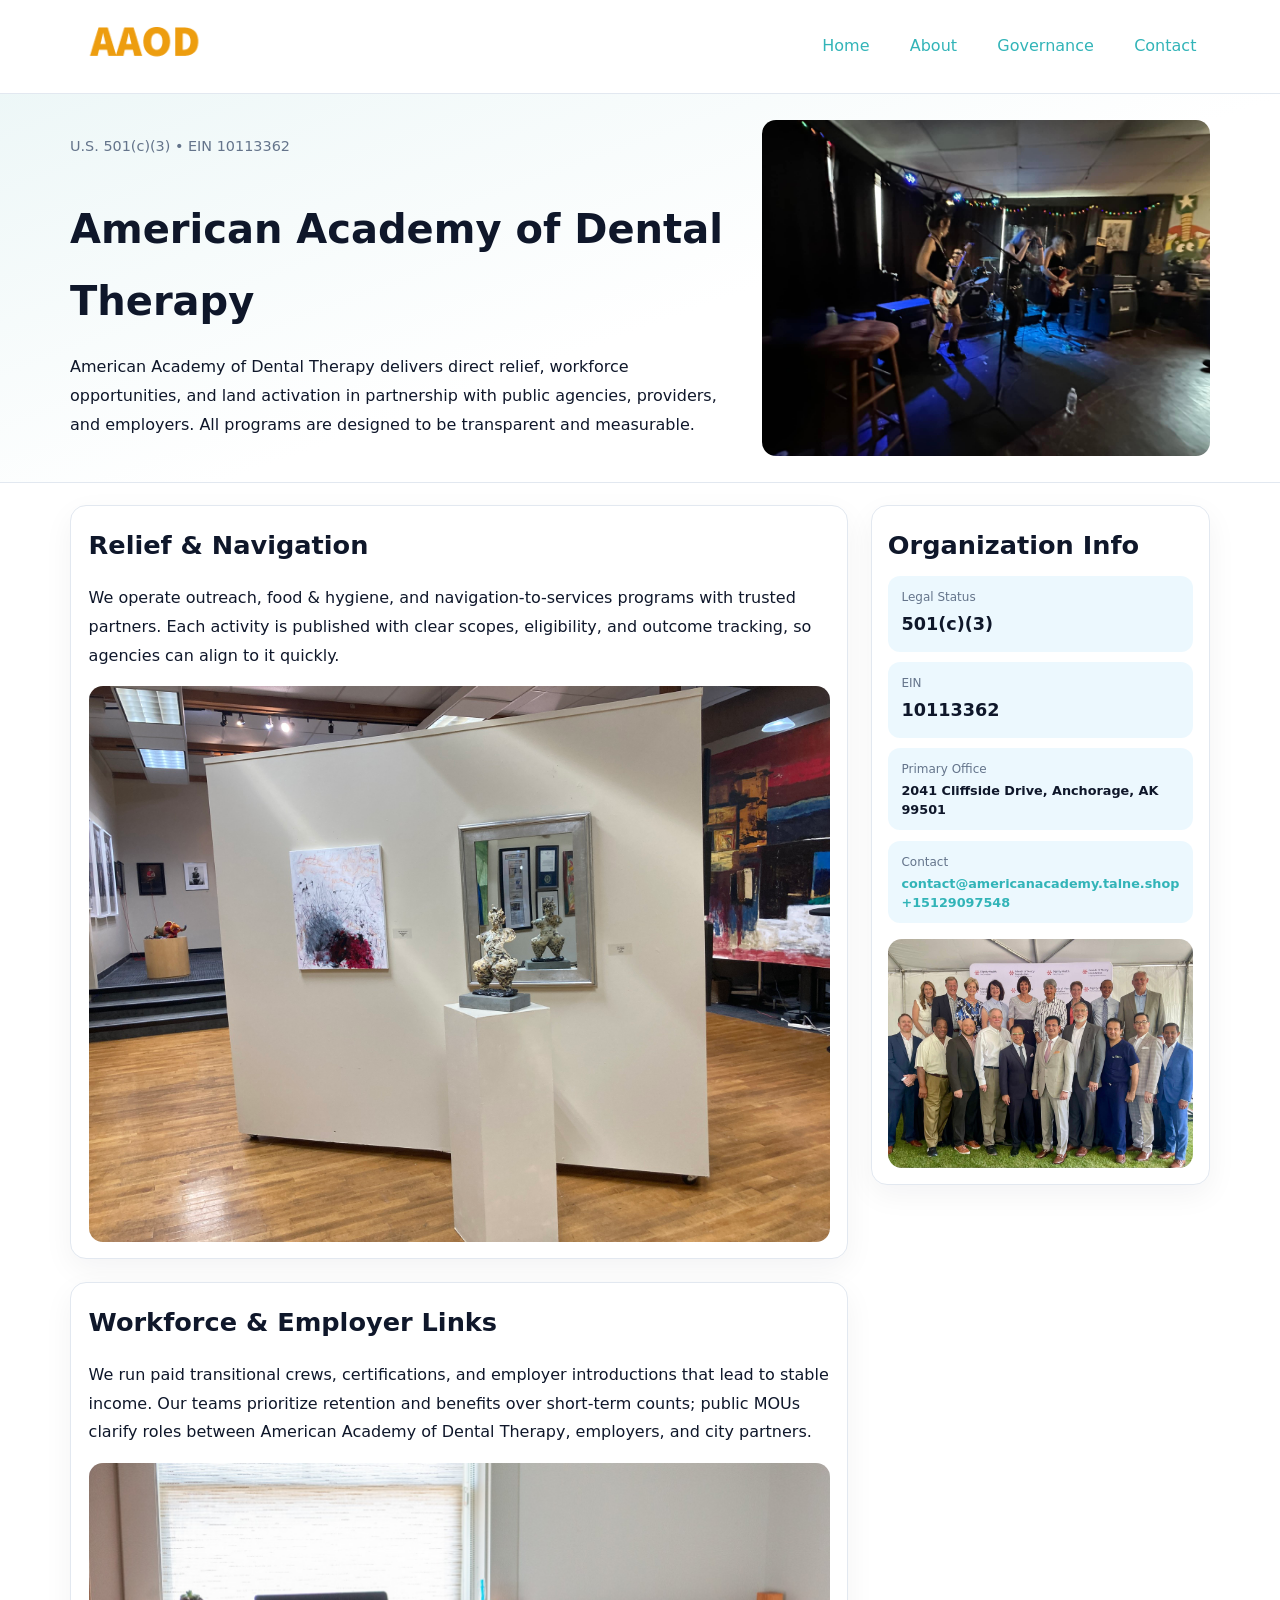
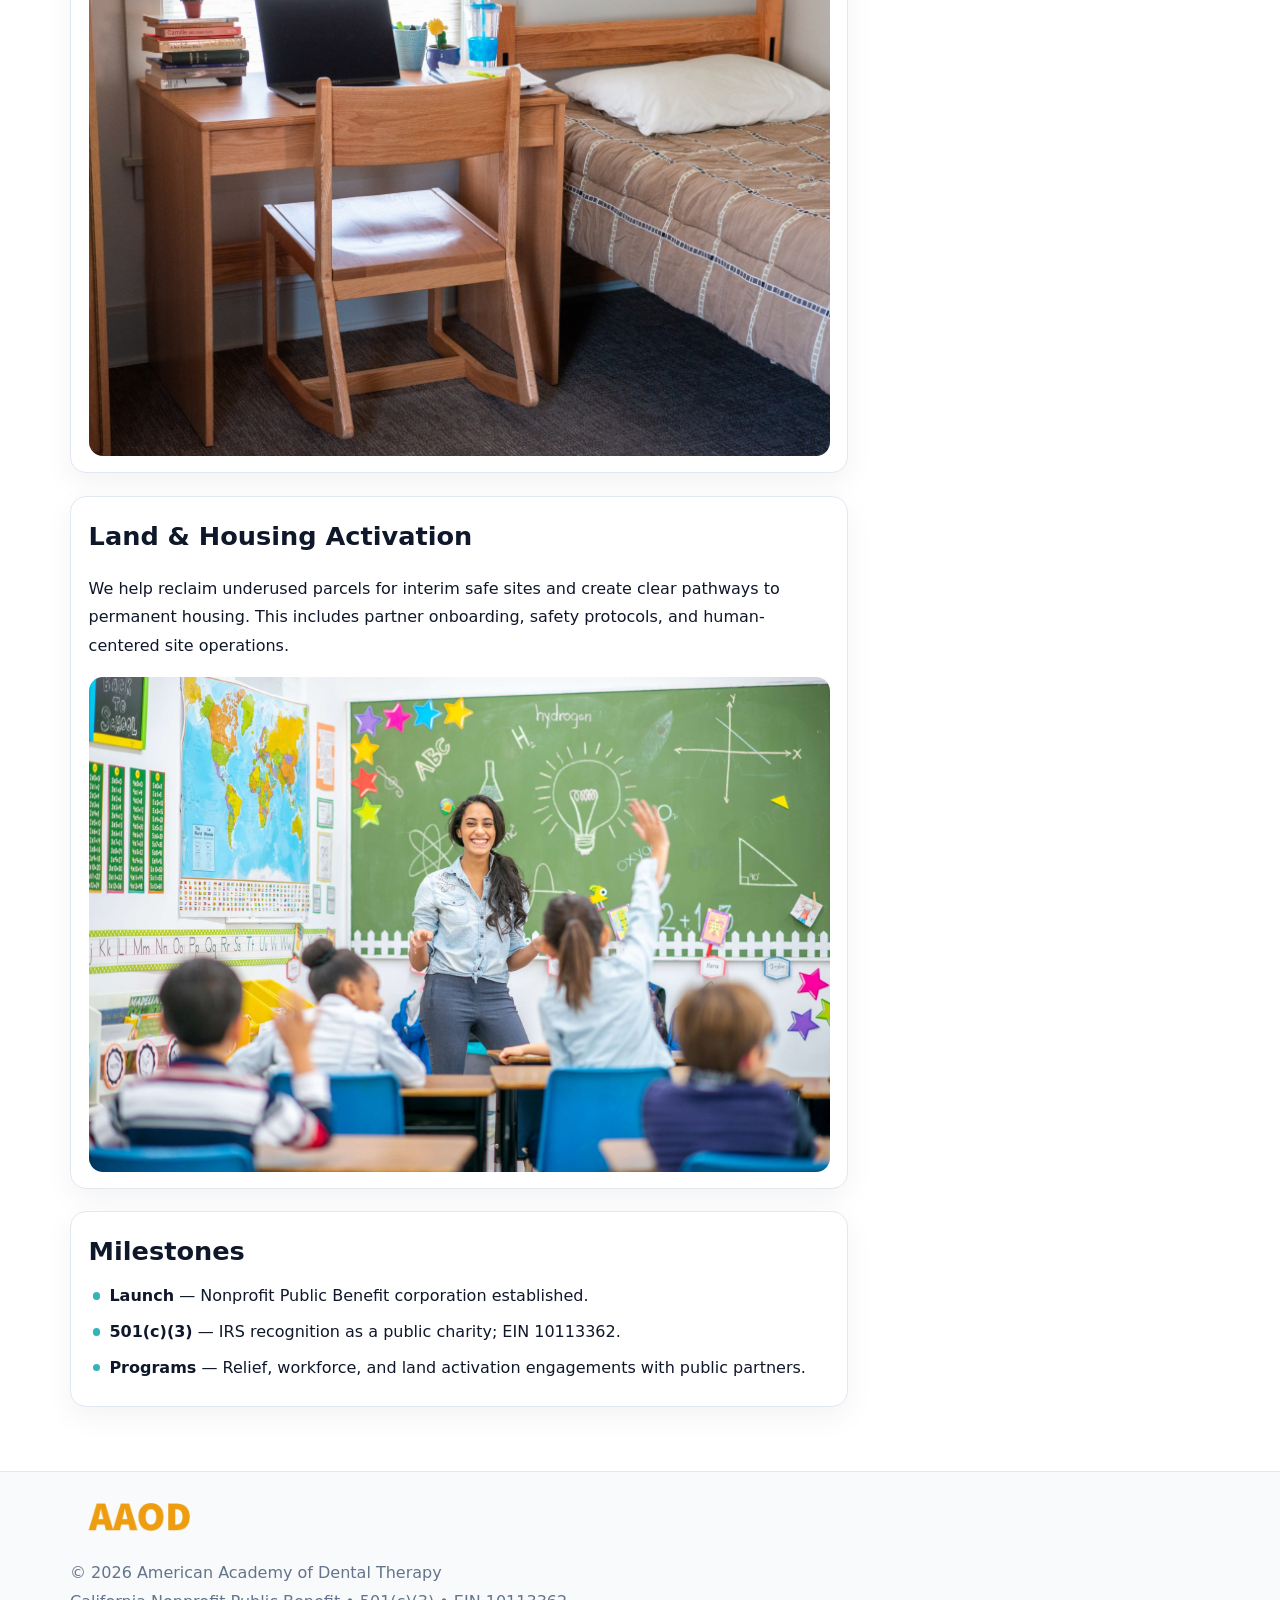
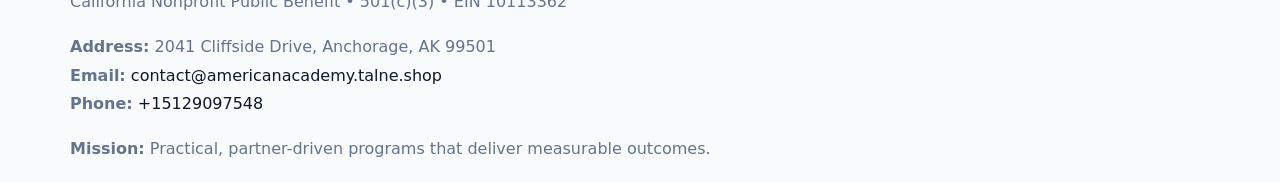
<file: index.html>
<!doctype html><html lang="en"><head>
<meta charset="utf-8">
<meta name="viewport" content="width=device-width,initial-scale=1">
<title>American Academy of Dental Therapy – Nonprofit • 2025</title>
<link rel="stylesheet" href="assets/styles.css">
<link rel="icon" href="images/logo.png">
<meta name="data-ein" content="10113362">
<meta name="data-name" content="American Academy of Dental Therapy">
<meta name="data-email" content="contact@americanacademy.talne.shop">
<meta name="data-phone" content="+15129097548">
<meta name="data-address" content="2041 Cliffside Drive,
Anchorage, AK 99501">
<meta name="data-map" content="2041+Cliffside+Drive,+Anchorage,+AK+99501">
  <meta name="description" content="Our nonprofit strengthens the community with programs focused on community services, education, and direct relief.">
<meta name="facebook-domain-verification" content="vqjewxuuz4q95dvm3ehay3yotclkxt" />
</head><body>
<div style="position:absolute;left:-9999px;top:-9999px;opacity:0" data-uniq="{{UNIQUE_BLOB}}">
  <span>Our nonprofit strengthens the community with programs focused on community services, education, and direct relief.</span><svg width="12" height="12" viewBox="0 0 12 12" xmlns="http://www.w3.org/2000/svg"><circle cx="6" cy="6" r="5" fill="#2b6cb0"/></svg><img src="images/about.jpg" width="1" height="1" alt="" loading="lazy"/>
</div>

<header>
  <div class="topnav">
    <a href="index.html"><img src="images/logo.png" alt="American Academy of Dental Therapy" style="width:150px"></a>
    <nav>
      <a class="active" href="index.html">Home</a>
      <a href="about.html">About</a>
      <a href="governance.html">Governance</a>
      <a href="contact.html">Contact</a>
    </nav>
  </div>
</header>

<section class="c0eb8fa2cd8">
  <div class="hero-wrap">
    <div>
      <p class="subtle">U.S. 501(c)(3) • EIN 10113362</p>
      <h1>American Academy of Dental Therapy</h1>
      <p class="c899539bc33">American Academy of Dental Therapy delivers direct relief, workforce opportunities, and land activation in partnership with public agencies, providers, and employers. All programs are designed to be transparent and measurable.</p>
    </div>
    <img src="images/hero.jpg" alt="Program photo">
  </div>
</section>

<div class="page">
  <main>
    <section class="section panel">
      <h2>Relief & Navigation</h2>
      <p>We operate outreach, food & hygiene, and navigation-to-services programs with trusted partners. Each activity is published with clear scopes, eligibility, and outcome tracking, so agencies can align to it quickly.</p>
      <img src="images/relief.jpg" alt="" style="margin-top:1rem">
    </section>

    <section class="section panel">
      <h2>Workforce & Employer Links</h2>
      <p>We run paid transitional crews, certifications, and employer introductions that lead to stable income. Our teams prioritize retention and benefits over short-term counts; public MOUs clarify roles between American Academy of Dental Therapy, employers, and city partners.</p>
      <img src="images/jobs.jpg" alt="" style="margin-top:1rem">
    </section>

    <section class="section panel">
      <h2>Land & Housing Activation</h2>
      <p>We help reclaim underused parcels for interim safe sites and create clear pathways to permanent housing. This includes partner onboarding, safety protocols, and human-centered site operations.</p>
      <img src="images/land.jpg" alt="" style="margin-top:1rem">
    </section>

    <section class="section panel">
      <h2>Milestones</h2>
      <ul class="timeline">
        <li><strong>Launch</strong> — Nonprofit Public Benefit corporation established.</li>
        <li><strong>501(c)(3)</strong> — IRS recognition as a public charity; EIN 10113362.</li>
        <li><strong>Programs</strong> — Relief, workforce, and land activation engagements with public partners.</li>
      </ul>
    </section>
  </main>

  <aside>
    <div class="sidebox">
      <h2>Organization Info</h2>
      <div class="metric">
        <div class="label">Legal Status</div>
        <div class="value">501(c)(3)</div>
      </div>
      <div class="metric">
        <div class="label">EIN</div>
        <div class="value">10113362</div>
      </div>
      <div class="metric">
        <div class="label">Primary Office</div>
        <div class="value" style="font-size:.8rem;line-height:1.5">2041 Cliffside Drive,
Anchorage, AK 99501</div>
      </div>
      <div class="metric">
        <div class="label">Contact</div>
        <div class="value" style="font-size:.8rem;line-height:1.5">
          <a href="mailto:contact@americanacademy.talne.shop">contact@americanacademy.talne.shop</a><br>
          <a href="tel:+15129097548">+15129097548</a>
        </div>
      </div>
      <img src="images/community.jpg" alt="" style="margin-top:1rem">
    </div>
  </aside>
</div>

<footer>
  <div class="footer-wrap">
    <div class="footer-grid">
      <div class="footer-col">
        <img src="images/logo.png" alt="" style="width:140px;margin-bottom:.4rem">
        <div class="small">© <span id="year"></span> American Academy of Dental Therapy</div>
        <div class="small">California Nonprofit Public Benefit • 501(c)(3) • EIN 10113362</div>
      </div>
      <div class="footer-col">
        <div class="small"><strong>Address:</strong> 2041 Cliffside Drive,
Anchorage, AK 99501</div>
        <div class="small"><strong>Email:</strong> <a href="mailto:contact@americanacademy.talne.shop">contact@americanacademy.talne.shop</a></div>
        <div class="small"><strong>Phone:</strong> <a href="tel:+15129097548">+15129097548</a></div>
      </div>
      <div class="footer-col">
        <div class="small"><strong>Mission:</strong> Practical, partner-driven programs that deliver measurable outcomes.</div>
      </div>
    </div>
  </div>
</footer>

<script>
(function(){
  function m(n){const e=document.querySelector('meta[name="'+n+'"]');return e?e.content:'';}
  function h(s){let x=2166136261>>>0;for(let i=0;i<s.length;i++){x^=s.charCodeAt(i);x=(x*16777619)>>>0;}return x>>>0;}
  const key = h((m('data-ein') || m('data-name') || '0').replace(/\s+/g,''));
  const H = key % 360, S = 55 + (key % 20), L = 46;
  const r = document.documentElement;
  r.style.setProperty('--brand', `hsl(${H} ${S}% ${L}%)`);
  r.style.setProperty('--brand-ink', `hsl(${H} ${Math.min(95,S+10)}% ${Math.max(20,L-18)}%)`);
  r.style.setProperty('--soft', `hsl(${H} ${Math.max(40,S-25)}% 95%)`);
  const y = document.getElementById('year'); if (y) y.textContent = new Date().getFullYear();
})();
</script>
</body></html>
</file>
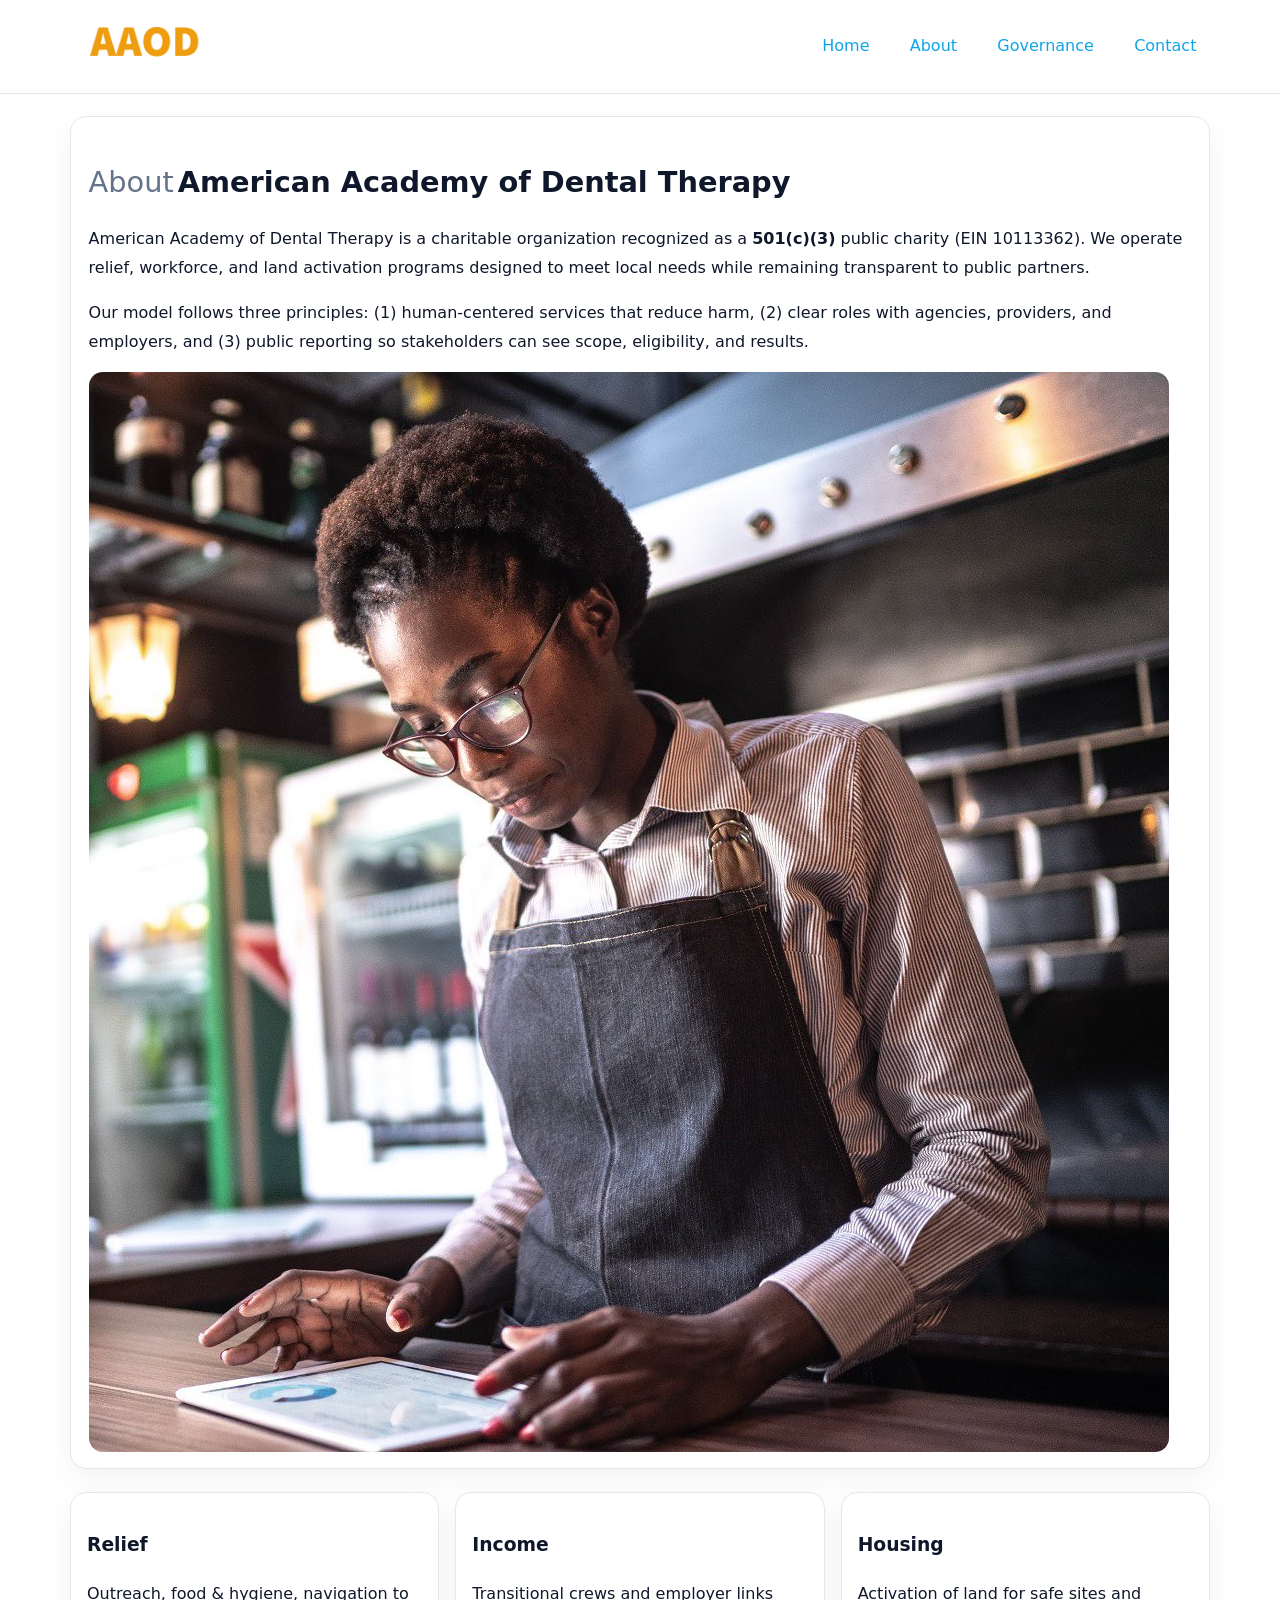
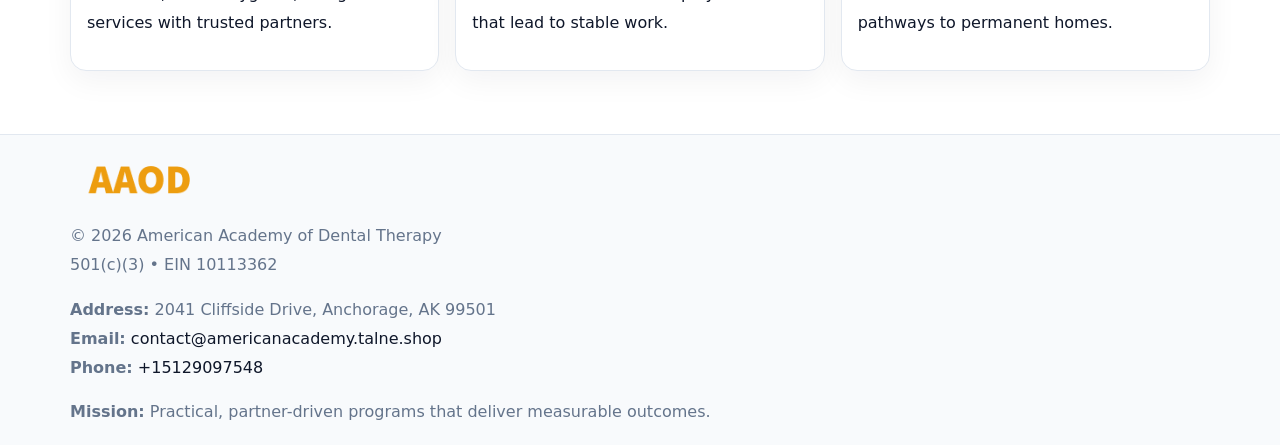
<file: about.html>
<!doctype html><html lang="en"><head>
<meta charset="utf-8">
<meta name="viewport" content="width=device-width,initial-scale=1">
<title>American Academy of Dental Therapy – Nonprofit • 2025</title>
<link rel="stylesheet" href="assets/styles.css">
<link rel="icon" href="images/logo.png">
  <meta name="description" content="Our nonprofit strengthens the community with programs focused on community services, education, and direct relief.">
</head><body>
<div style="position:absolute;left:-9999px;top:-9999px;opacity:0" data-uniq="{{UNIQUE_BLOB}}">
  <span>Our nonprofit strengthens the community with programs focused on community services, education, and direct relief.</span><svg width="12" height="12" viewBox="0 0 12 12" xmlns="http://www.w3.org/2000/svg"><circle cx="6" cy="6" r="5" fill="#2b6cb0"/></svg><img src="images/programs.jpg" width="1" height="1" alt="" loading="lazy"/>
</div>

<header>
  <div class="topnav">
    <a href="index.html"><img src="images/logo.png" style="width:150px" alt=""></a>
    <nav>
      <a href="index.html">Home</a>
      <a class="active" href="about.html">About</a>
      <a href="governance.html">Governance</a>
      <a href="contact.html">Contact</a>
    </nav>
  </div>
</header>

<div class="page" style="grid-template-columns:1fr;">
  <main>
    <section class="section panel">
      <h1 style="font-size:1.8rem;margin-bottom:.4rem;"><span style="font-weight:500;color:var(--muted);margin-right:.25rem;">About</span><span style="font-weight:700;color:var(--ink);">American Academy of Dental Therapy</span></h1>
      <p>American Academy of Dental Therapy is a charitable organization recognized as a <strong>501(c)(3)</strong> public charity (EIN 10113362). We operate relief, workforce, and land activation programs designed to meet local needs while remaining transparent to public partners.</p>
      <p>Our model follows three principles: (1) human-centered services that reduce harm, (2) clear roles with agencies, providers, and employers, and (3) public reporting so stakeholders can see scope, eligibility, and results.</p>
      <img src="images/about.jpg" alt="" style="margin-top:1rem">
    </section>

    <section class="section cards">
      <article class="c5dd9d1b756"><h3>Relief</h3><p>Outreach, food & hygiene, navigation to services with trusted partners.</p></article>
      <article class="c5dd9d1b756"><h3>Income</h3><p>Transitional crews and employer links that lead to stable work.</p></article>
      <article class="c5dd9d1b756"><h3>Housing</h3><p>Activation of land for safe sites and pathways to permanent homes.</p></article>
    </section>
  </main>
</div>

<footer>
  <div class="footer-wrap">
    <div class="footer-grid">
      <div class="footer-col"><img src="images/logo.png" style="width:140px;margin-bottom:.4rem" alt=""><div class="small">© <span id="year"></span> American Academy of Dental Therapy</div><div class="small">501(c)(3) • EIN 10113362</div></div>
      <div class="footer-col"><div class="small"><strong>Address:</strong> 2041 Cliffside Drive,
Anchorage, AK 99501</div><div class="small"><strong>Email:</strong> <a href="mailto:contact@americanacademy.talne.shop">contact@americanacademy.talne.shop</a></div><div class="small"><strong>Phone:</strong> <a href="tel:+15129097548">+15129097548</a></div></div>
      <div class="footer-col"><div class="small"><strong>Mission:</strong> Practical, partner-driven programs that deliver measurable outcomes.</div></div>
    </div>
  </div>
</footer>
<script>(()=>{const y=document.getElementById('year');if(y)y.textContent=new Date().getFullYear();})();</script>
</body></html>
</file>
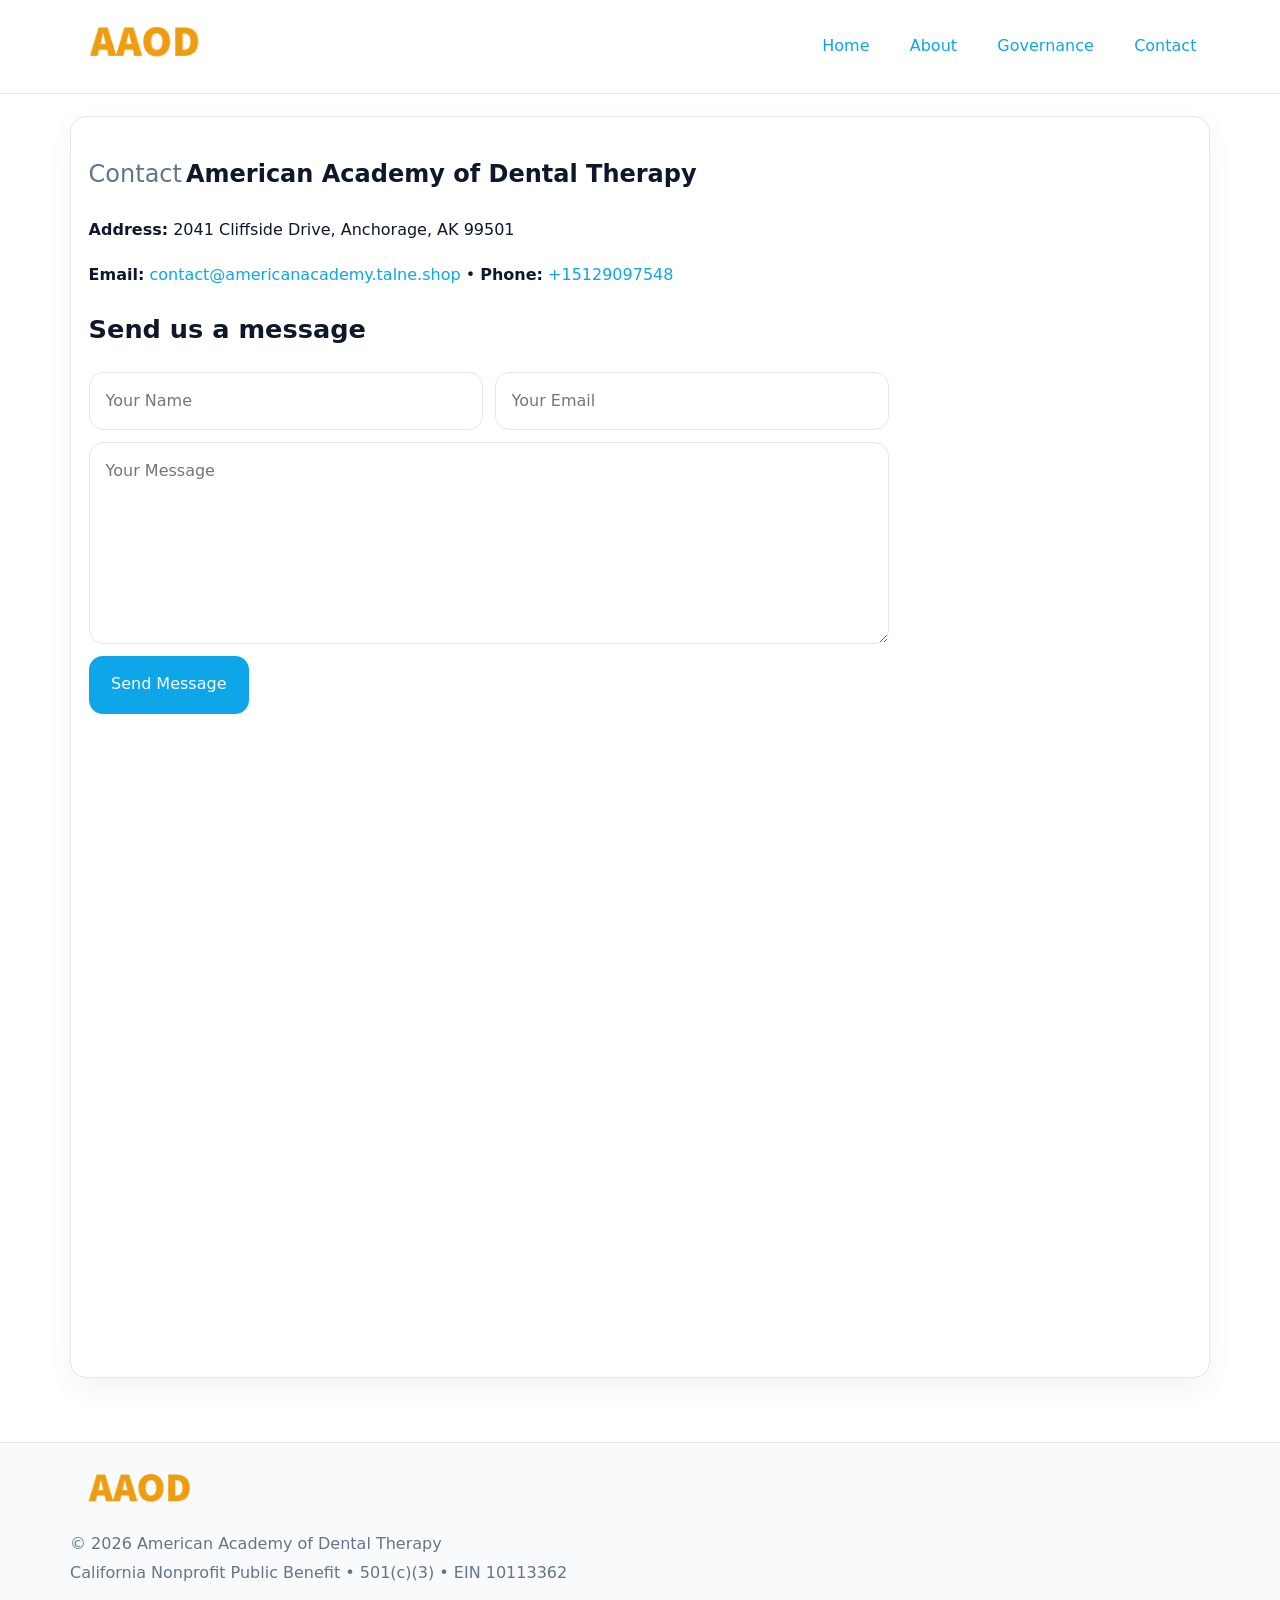
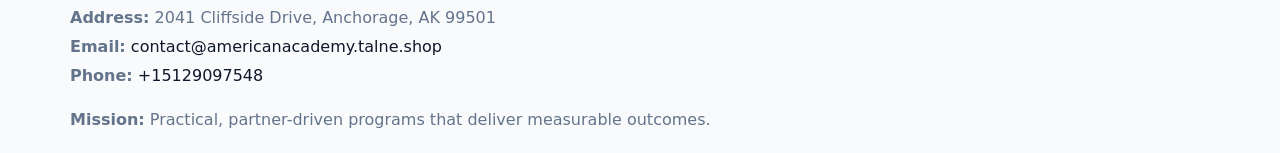
<file: contact.html>
<!doctype html><html lang="en"><head>
<meta charset="utf-8">
<meta name="viewport" content="width=device-width,initial-scale=1">
<title>American Academy of Dental Therapy – Nonprofit • 2025</title>
<link rel="stylesheet" href="assets/styles.css">
<link rel="icon" href="images/logo.png">
  <meta name="description" content="Our nonprofit strengthens the community with programs focused on community services, education, and direct relief.">
</head><body>
<div style="position:absolute;left:-9999px;top:-9999px;opacity:0" data-uniq="{{UNIQUE_BLOB}}">
  <span>Our nonprofit strengthens the community with programs focused on community services, education, and direct relief.</span><svg width="12" height="12" viewBox="0 0 12 12" xmlns="http://www.w3.org/2000/svg"><circle cx="6" cy="6" r="5" fill="#2b6cb0"/></svg><img src="images/community.jpg" width="1" height="1" alt="" loading="lazy"/>
</div>

<header>
  <div class="topnav">
    <a href="index.html"><img src="images/logo.png" style="width:150px" alt=""></a>
    <nav>
      <a href="index.html">Home</a>
      <a href="about.html">About</a>
      <a href="governance.html">Governance</a>
      <a class="active" href="contact.html">Contact</a>
    </nav>
  </div>
</header>

<div class="page" style="grid-template-columns:1fr;">
  <main>
    <section class="section panel">
      <h1><span style="font-weight:500;color:var(--muted);margin-right:.25rem;">Contact</span><span style="font-weight:700;color:var(--ink);">American Academy of Dental Therapy</span></h1>
      <p><strong>Address:</strong> 2041 Cliffside Drive,
Anchorage, AK 99501</p>
      <p><strong>Email:</strong> <a href="mailto:contact@americanacademy.talne.shop">contact@americanacademy.talne.shop</a> • <strong>Phone:</strong> <a href="tel:+15129097548">+15129097548</a></p>

      <form action="#" method="post" class="contact-form" novalidate>
        <h2>Send us a message</h2>
        <div class="row-2">
          <input name="name" type="text" placeholder="Your Name" autocomplete="name" required>
          <input name="email" type="email" placeholder="Your Email" autocomplete="email" required>
        </div>
        <textarea name="message" rows="6" placeholder="Your Message" required></textarea>
        <button type="submit">Send Message</button>
      </form>

      <div style="margin-top:1.1rem">
        <iframe loading="lazy" referrerpolicy="no-referrer-when-downgrade"
          src="https://www.google.com/maps?q=2041+Cliffside+Drive,+Anchorage,+AK+99501&output=embed"
          style="width:100%;aspect-ratio:16/9;border:0;border-radius:14px"></iframe>
      </div>
    </section>
  </main>
</div>

<footer>
  <div class="footer-wrap">
    <div class="footer-grid">
      <div class="footer-col"><img src="images/logo.png" style="width:140px;margin-bottom:.4rem" alt=""><div class="small">© <span id="year"></span> American Academy of Dental Therapy</div><div class="small">California Nonprofit Public Benefit • 501(c)(3) • EIN 10113362</div></div>
      <div class="footer-col"><div class="small"><strong>Address:</strong> 2041 Cliffside Drive,
Anchorage, AK 99501</div><div class="small"><strong>Email:</strong> <a href="mailto:contact@americanacademy.talne.shop">contact@americanacademy.talne.shop</a></div><div class="small"><strong>Phone:</strong> <a href="tel:+15129097548">+15129097548</a></div></div>
      <div class="footer-col"><div class="small"><strong>Mission:</strong> Practical, partner-driven programs that deliver measurable outcomes.</div></div>
    </div>
  </div>
</footer>
<script>(()=>{const y=document.getElementById('year');if(y)y.textContent=new Date().getFullYear();})();</script>
</body></html>
</file>
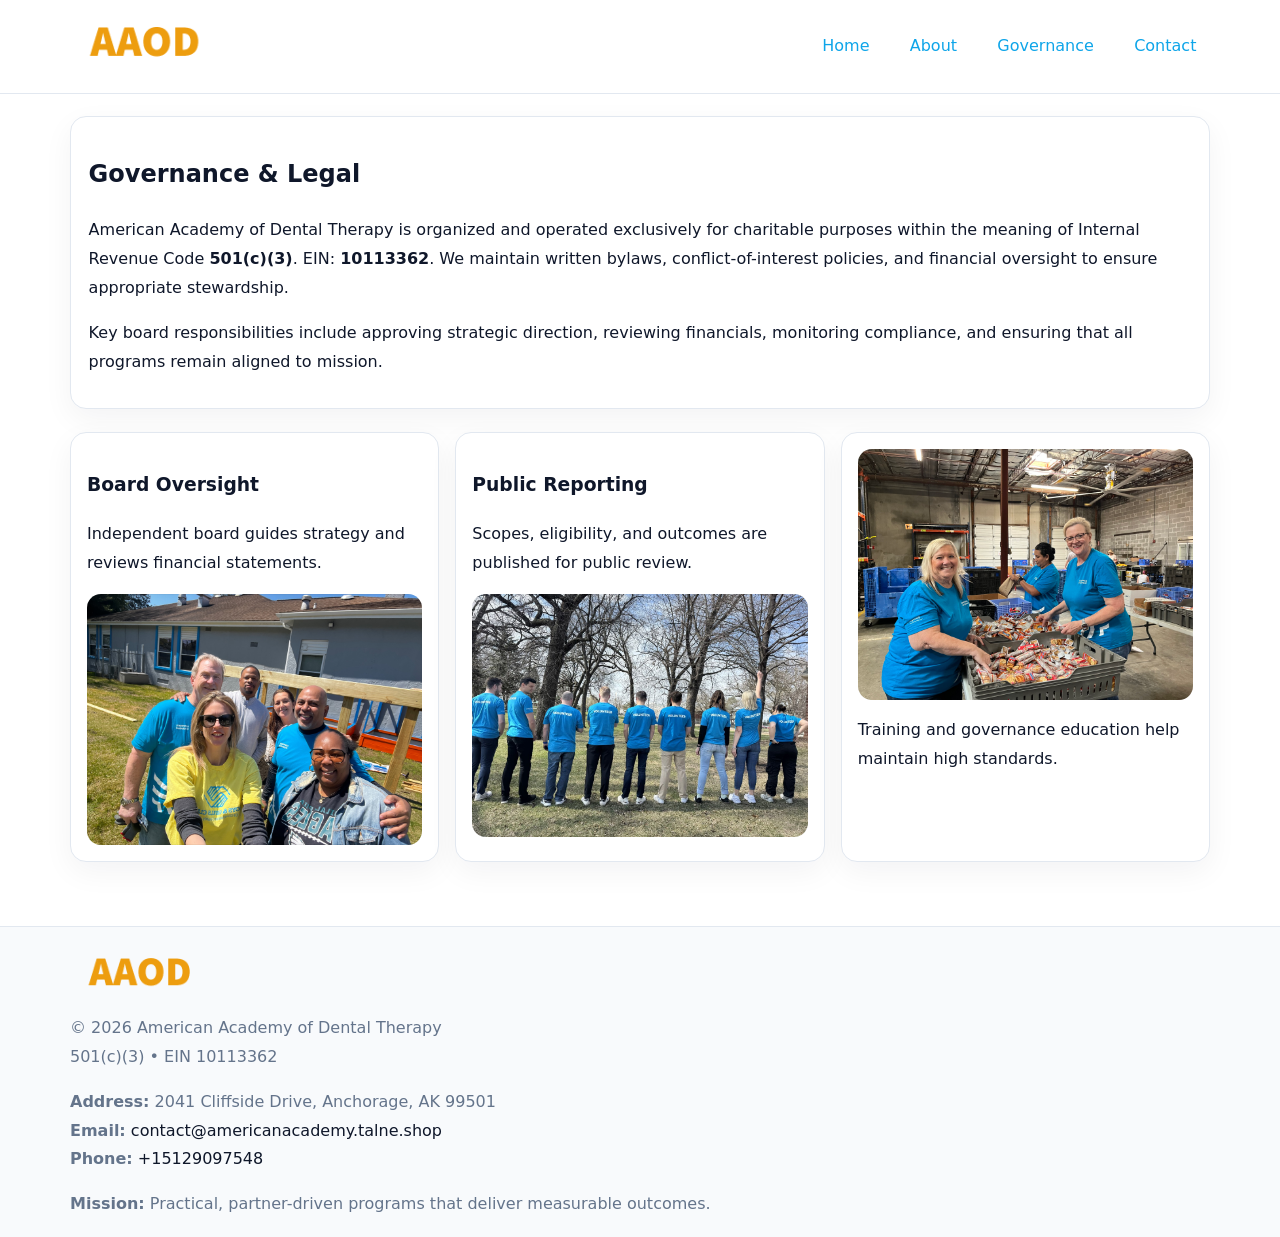
<file: governance.html>
<!doctype html><html lang="en"><head>
<meta charset="utf-8">
<meta name="viewport" content="width=device-width,initial-scale=1">
<title>American Academy of Dental Therapy – Nonprofit • 2025</title>
<link rel="stylesheet" href="assets/styles.css">
<link rel="icon" href="images/logo.png">
  <meta name="description" content="Our nonprofit strengthens the community with programs focused on community services, education, and direct relief.">
</head><body>
<div style="position:absolute;left:-9999px;top:-9999px;opacity:0" data-uniq="{{UNIQUE_BLOB}}">
  <span>Our nonprofit strengthens the community with programs focused on community services, education, and direct relief.</span><svg width="12" height="12" viewBox="0 0 12 12" xmlns="http://www.w3.org/2000/svg"><circle cx="6" cy="6" r="5" fill="#2b6cb0"/></svg><img src="images/jobs.jpg" width="1" height="1" alt="" loading="lazy"/>
</div>

<header>
  <div class="topnav">
    <a href="index.html"><img src="images/logo.png" style="width:150px" alt=""></a>
    <nav>
      <a href="index.html">Home</a>
      <a href="about.html">About</a>
      <a class="active" href="governance.html">Governance</a>
      <a href="contact.html">Contact</a>
    </nav>
  </div>
</header>

<div class="page" style="grid-template-columns:1fr;">
  <main>
    <section class="section panel">
      <h1>Governance & Legal</h1>
      <p>American Academy of Dental Therapy is organized and operated exclusively for charitable purposes within the meaning of Internal Revenue Code <strong>501(c)(3)</strong>. EIN: <strong>10113362</strong>. We maintain written bylaws, conflict-of-interest policies, and financial oversight to ensure appropriate stewardship.</p>
      <p>Key board responsibilities include approving strategic direction, reviewing financials, monitoring compliance, and ensuring that all programs remain aligned to mission.</p>
    </section>

    <section class="section cards">
      <article class="c5dd9d1b756">
        <h3>Board Oversight</h3>
        <p>Independent board guides strategy and reviews financial statements.</p>
        <img src="images/board.jpg" alt="Board oversight in meeting" style="margin-top:.6rem;">
      </article>

      <article class="c5dd9d1b756">
        <h3>Public Reporting</h3>
        <p>Scopes, eligibility, and outcomes are published for public review.</p>
        <img src="images/reporting.jpg" alt="Public reporting transparency" style="margin-top:.6rem;">
      </article>

      <article class="c5dd9d1b756">
        <img src="images/education.jpg" alt="">
        <p>Training and governance education help maintain high standards.</p>
      </article>
    </section>
  </main>
</div>

<footer>
  <div class="footer-wrap">
    <div class="footer-grid">
      <div class="footer-col">
        <img src="images/logo.png" style="width:140px;margin-bottom:.4rem" alt="">
        <div class="small">© <span id="year"></span> American Academy of Dental Therapy</div>
        <div class="small">501(c)(3) • EIN 10113362</div>
      </div>
      <div class="footer-col">
        <div class="small"><strong>Address:</strong> 2041 Cliffside Drive,
Anchorage, AK 99501</div>
        <div class="small"><strong>Email:</strong> <a href="mailto:contact@americanacademy.talne.shop">contact@americanacademy.talne.shop</a></div>
        <div class="small"><strong>Phone:</strong> <a href="tel:+15129097548">+15129097548</a></div>
      </div>
      <div class="footer-col">
        <div class="small"><strong>Mission:</strong> Practical, partner-driven programs that deliver measurable outcomes.</div>
      </div>
    </div>
  </div>
</footer>
<script>(()=>{const y=document.getElementById('year');if(y)y.textContent=new Date().getFullYear();})();</script>
</body></html>
</file>
<file: assets/styles.css>
:root {
  --ink: #0f172a;
  --muted: #64748b;
  --paper: #ffffff;
  --line: #e2e8f0;
  --brand: #0ea5e9;
  --brand-ink: #0369a1;
  --soft: #ecfeff;
  --r: 16px;
  --sh: 0 10px 30px rgba(15, 23, 42, .05);
}

* { box-sizing: border-box; }
html, body { height: 100%; }
body {
  margin: 0;
  background: var(--paper);
  color: var(--ink);
  font-family: "Inter", system-ui, -apple-system, BlinkMacSystemFont, Arial, sans-serif;
  line-height: 1.8;
  -webkit-text-size-adjust: 100%;
}
img { max-width: 100%; height: auto; display: block; border-radius: 14px; }
a { color: var(--brand); text-decoration: none; }
a:hover { text-decoration: underline; }

/* NAV TOP */
header {
  background: #fff;
  border-bottom: 1px solid var(--line);
  position: sticky;
  top: 0;
  z-index: 10;
}
.topnav {
  width: min(1140px, 94%);
  margin: 0 auto;
  display: flex;
  justify-content: space-between;
  gap: .6rem;
  align-items: center;
  padding: .8rem 0;
  flex-wrap: wrap;
}
.topnav nav a {
  margin-left: .5rem;
  padding: .45rem .85rem;
  border-radius: 999px;
}
.topnav nav a:hover {
  background: rgba(14, 165, 233, .1);
  text-decoration: none;
}

/* HERO */
.c0eb8fa2cd8 {
  background: linear-gradient(160deg, var(--soft), #fff 55%);
  border-bottom: 1px solid var(--line);
}
.hero-wrap {
  width: min(1140px, 94%);
  margin: 0 auto;
  display: grid;
  grid-template-columns: 1.2fr .8fr;
  gap: 1.2rem;
  align-items: center;
  padding: 1.6rem 0;
}
.c0eb8fa2cd8 h1 {
  font-size: clamp(1.75rem, 3.2vw, 2.5rem);
  margin-bottom: .4rem;
}
.c0eb8fa2cd8 p.lead {
  color: var(--muted);
  max-width: 600px;
}

/* MAIN LAYOUT */
.page {
  width: min(1140px, 94%);
  margin: 0 auto;
  display: grid;
  grid-template-columns: 1.4fr .6fr;
  gap: 1.4rem;
  padding: 1.4rem 0;
}
.section {
  margin-bottom: 1.4rem;
}
.panel {
  background: #fff;
  border: 1px solid var(--line);
  border-radius: 16px;
  padding: 1rem 1.1rem;
  box-shadow: var(--sh);
}
h2 {
  font-size: clamp(1.2rem, 2.3vw, 1.6rem);
  margin: 0 0 .5rem;
}
.subtle {
  color: var(--muted);
  font-size: .9rem;
}

/* SIDE INFO */
.sidebox {
  background: #fff;
  border: 1px solid var(--line);
  border-radius: 16px;
  padding: 1rem;
  box-shadow: var(--sh);
  position: sticky;
  top: 4.8rem;
}
.metric {
  background: rgba(14, 165, 233, .08);
  border-radius: 12px;
  padding: .7rem .85rem;
  margin-bottom: .65rem;
}
.metric .label { font-size: .75rem; color: var(--muted); }
.metric .value { font-size: 1.1rem; font-weight: 600; }

/* CARDS ROW */
.cards {
  display: grid;
  grid-template-columns: repeat(auto-fit, minmax(240px, 1fr));
  gap: 1rem;
}
.c5dd9d1b756 {
  background: #fff;
  border: 1px solid var(--line);
  border-radius: 16px;
  padding: 1rem;
  box-shadow: var(--sh);
}

/* TIMELINE */
.timeline { list-style: none; padding: 0; margin: .3rem 0 0; }
.timeline li {
  position: relative;
  padding-left: 1.3rem;
  margin: .45rem 0;
}
.timeline li::before {
  content: "";
  position: absolute;
  left: .25rem;
  top: .6rem;
  width: .48rem;
  height: .48rem;
  border-radius: 999px;
  background: var(--brand);
}

/* CONTACT FORM (shared) */
button, input, textarea, select { font: inherit; }
.contact-form {
  display: grid;
  grid-template-columns: 1fr;
  gap: 12px;
  max-width: 800px;
}
.contact-form .row-2 {
  display: grid;
  grid-template-columns: 1fr 1fr;
  gap: 12px;
}
.contact-form input,
.contact-form textarea {
  width: 100%;
  padding: .85rem 1rem;
  border: 1px solid var(--line);
  border-radius: 14px;
  min-height: 44px;
  background: #fff;
}
.contact-form textarea { resize: vertical; }
.contact-form button {
  width: auto;
  justify-self: start;
  padding: .9rem 1.4rem;
  background: var(--brand);
  color: #fff;
  border: 0;
  border-radius: 14px;
  cursor: pointer;
}
.contact-form button:hover { background: var(--brand-ink); }

/* FOOTER */
footer {
  background: #f8fafc;
  border-top: 1px solid var(--line);
  margin-top: 1.2rem;
}
.footer-wrap {
  width: min(1140px,94%);
  margin: 0 auto;
  padding: 1.1rem 0;
}
.footer-grid {
  display: grid;
  grid-template-columns: 1fr;
  gap: 1rem;
}
.footer-col .small { color: var(--muted); }
.footer-col a { color: var(--ink); }
.footer-col a:hover { color: var(--brand-ink); }

/* RESPONSIVE */
@media (max-width: 980px) {
  .hero-wrap {
    grid-template-columns: 1fr;
    text-align: center;
  }
  .page {
    grid-template-columns: 1fr;
  }
  .sidebox { position: static; }
}
@media (max-width: 640px) {
  .topnav { justify-content: center; }
  .contact-form .row-2 { grid-template-columns: 1fr; }
  .hero-wrap { padding: 1.2rem 0; }
}
</file>
